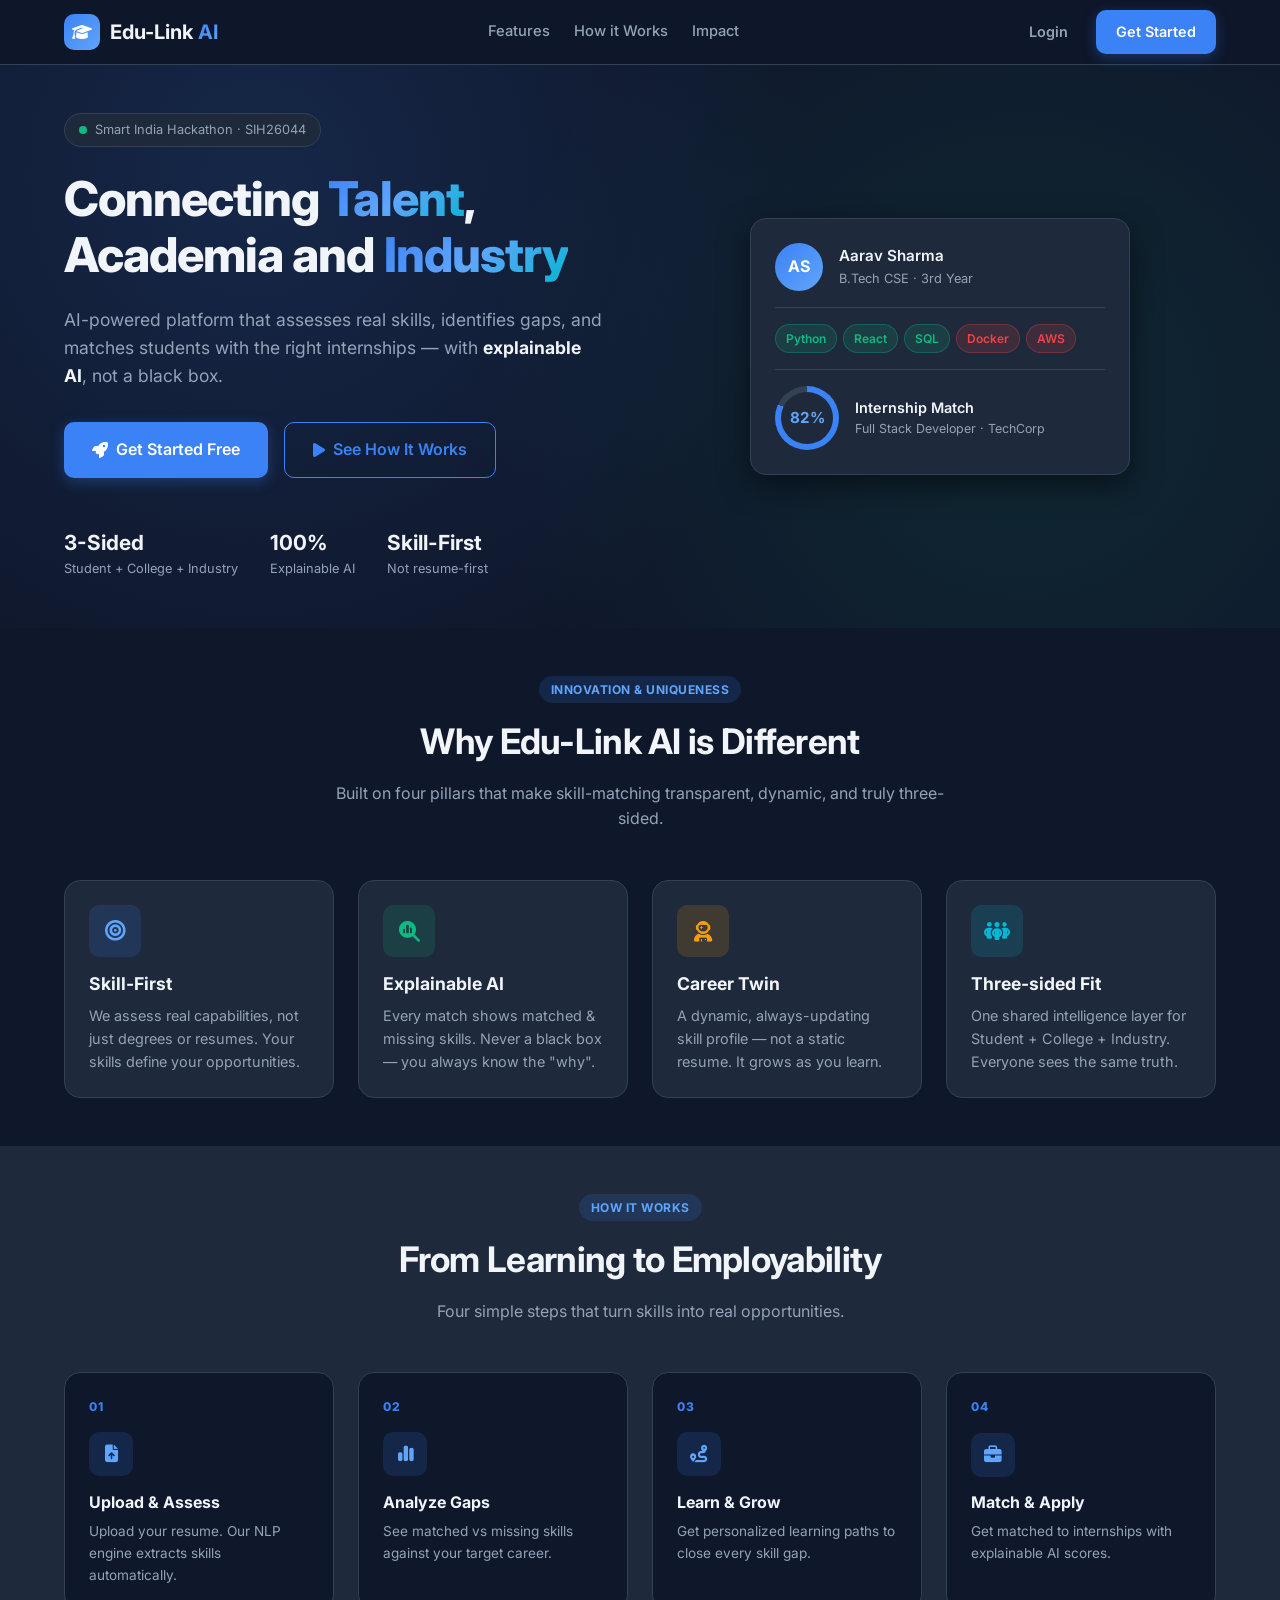
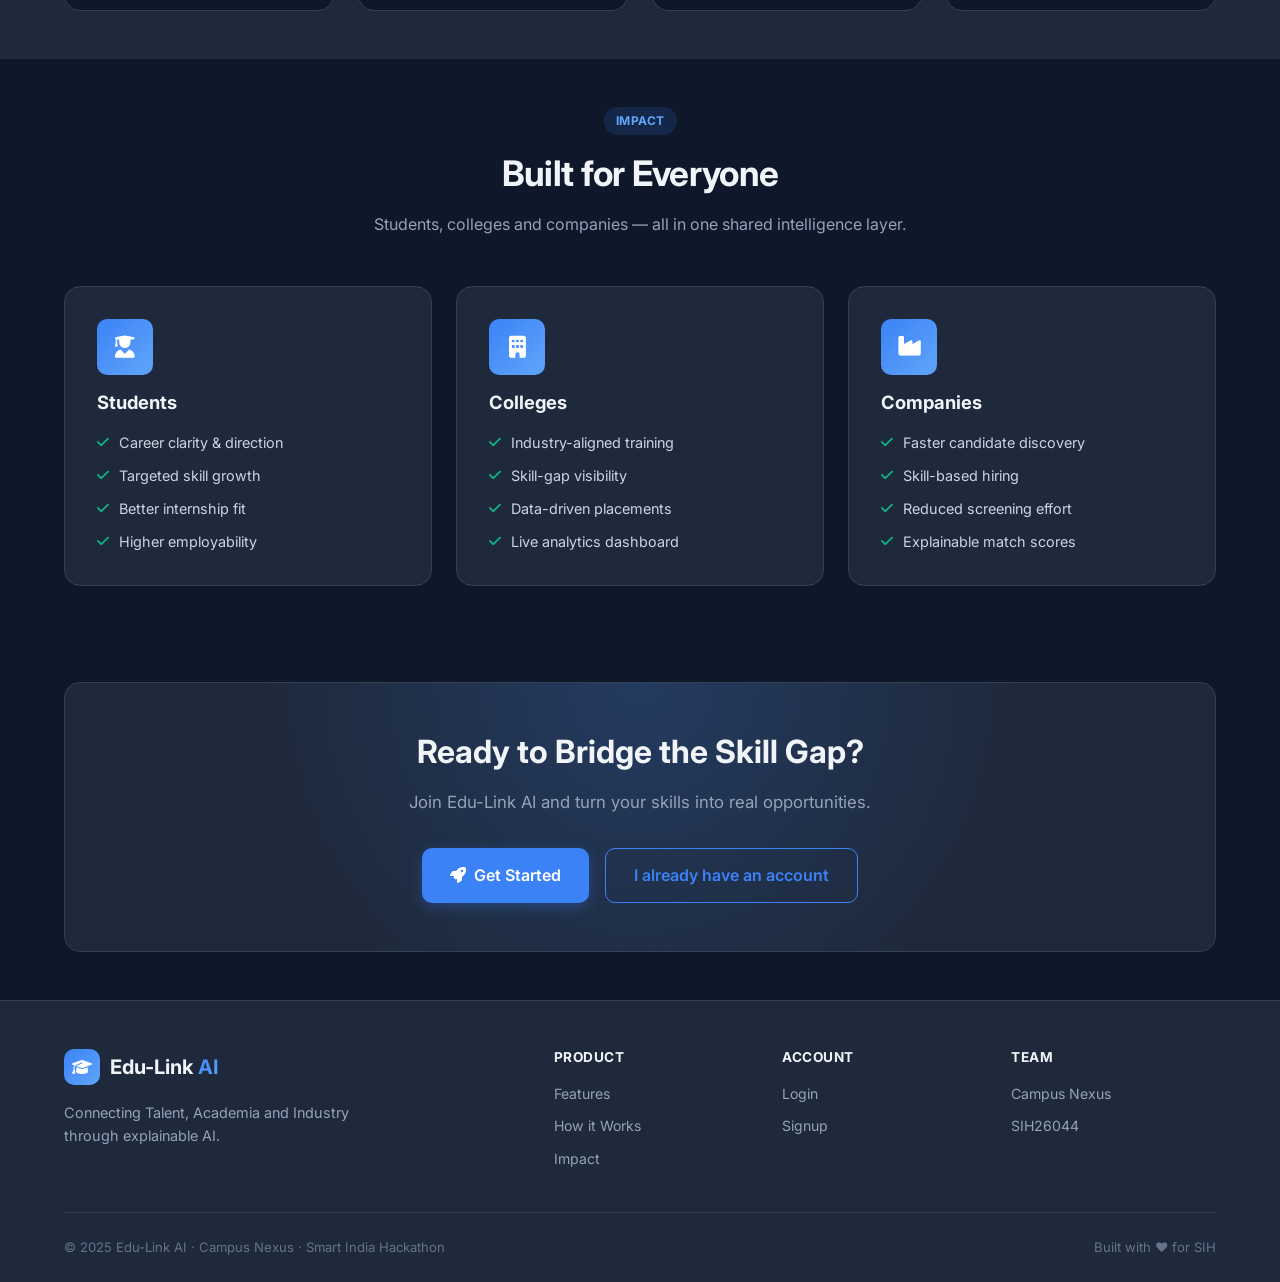
<file: frontend/index.html>
<!DOCTYPE html>
<html lang="en">
<head>
  <meta charset="UTF-8">
  <meta name="viewport" content="width=device-width, initial-scale=1.0">
  <title>Edu-Link AI — Connecting Talent, Academia and Industry</title>

  <!-- Fonts -->
  <link rel="preconnect" href="https://fonts.googleapis.com">
  <link rel="preconnect" href="https://fonts.gstatic.com" crossorigin>
  <link href="https://fonts.googleapis.com/css2?family=Inter:wght@400;500;600;700;800&display=swap" rel="stylesheet">

  <!-- Icons -->
  <link rel="stylesheet" href="https://cdnjs.cloudflare.com/ajax/libs/font-awesome/6.5.1/css/all.min.css">

  <!-- Shared CSS -->
  <link rel="stylesheet" href="shared/css/global.css">
  <link rel="stylesheet" href="shared/css/components.css">

  <!-- Page CSS -->
  <link rel="stylesheet" href="index.css">
</head>
<body>

  <!-- ============ NAVBAR ============ -->
  <nav class="landing-nav">
    <div class="container landing-nav-inner">
      <a href="index.html" class="landing-logo">
        <div class="landing-logo-icon">
          <i class="fa-solid fa-graduation-cap"></i>
        </div>
        <span>Edu-Link <strong>AI</strong></span>
      </a>

      <div class="landing-nav-links">
        <a href="#features">Features</a>
        <a href="#how">How it Works</a>
        <a href="#impact">Impact</a>
      </div>

      <div class="landing-nav-actions">
        <a href="auth/login.html" class="btn btn-ghost">Login</a>
        <a href="auth/signup.html" class="btn btn-primary">Get Started</a>
      </div>
    </div>
  </nav>

  <!-- ============ HERO ============ -->
  <section class="hero">
    <div class="hero-bg"></div>
    <div class="container hero-inner">

      <div class="hero-content fade-up">
        <div class="hero-badge">
          <span class="pulse-dot"></span>
          Smart India Hackathon · SIH26044
        </div>

        <h1 class="hero-title">
          Connecting <span class="gradient-text">Talent</span>,<br>
          Academia and <span class="gradient-text">Industry</span>
        </h1>

        <p class="hero-subtitle">
          AI-powered platform that assesses real skills, identifies gaps,
          and matches students with the right internships — with
          <strong>explainable AI</strong>, not a black box.
        </p>

        <div class="hero-actions">
          <a href="auth/signup.html" class="btn btn-primary btn-lg">
            <i class="fa-solid fa-rocket"></i>
            Get Started Free
          </a>
          <a href="#how" class="btn btn-outline btn-lg">
            <i class="fa-solid fa-play"></i>
            See How It Works
          </a>
        </div>

        <div class="hero-stats">
          <div class="hero-stat">
            <div class="hero-stat-value">3-Sided</div>
            <div class="hero-stat-label">Student + College + Industry</div>
          </div>
          <div class="hero-stat">
            <div class="hero-stat-value">100%</div>
            <div class="hero-stat-label">Explainable AI</div>
          </div>
          <div class="hero-stat">
            <div class="hero-stat-value">Skill-First</div>
            <div class="hero-stat-label">Not resume-first</div>
          </div>
        </div>
      </div>

      <div class="hero-visual fade-up">
        <div class="hero-card floating">
          <div class="hero-card-header">
            <div class="hero-card-avatar">AS</div>
            <div>
              <div class="hero-card-name">Aarav Sharma</div>
              <div class="hero-card-role">B.Tech CSE · 3rd Year</div>
            </div>
          </div>
          <div class="hero-card-skills">
            <span class="skill-tag matched">Python</span>
            <span class="skill-tag matched">React</span>
            <span class="skill-tag matched">SQL</span>
            <span class="skill-tag missing">Docker</span>
            <span class="skill-tag missing">AWS</span>
          </div>
          <div class="hero-card-match">
            <div class="match-ring" style="--score: 82%">
              <span>82%</span>
            </div>
            <div class="match-info">
              <div class="match-title">Internship Match</div>
              <div class="match-sub">Full Stack Developer · TechCorp</div>
            </div>
          </div>
        </div>
      </div>

    </div>
  </section>

  <!-- ============ FEATURES ============ -->
  <section class="section" id="features">
    <div class="container">
      <div class="section-header">
        <div class="section-tag">Innovation & Uniqueness</div>
        <h2>Why Edu-Link AI is Different</h2>
        <p>Built on four pillars that make skill-matching transparent, dynamic, and truly three-sided.</p>
      </div>

      <div class="features-grid">
        <div class="feature-card card card-glow fade-up">
          <div class="feature-icon" style="background: rgba(59, 130, 246, 0.15); color: var(--accent-light);">
            <i class="fa-solid fa-bullseye"></i>
          </div>
          <h3>Skill-First</h3>
          <p>We assess real capabilities, not just degrees or resumes. Your skills define your opportunities.</p>
        </div>

        <div class="feature-card card card-glow fade-up">
          <div class="feature-icon" style="background: rgba(16, 185, 129, 0.15); color: var(--success);">
            <i class="fa-solid fa-magnifying-glass-chart"></i>
          </div>
          <h3>Explainable AI</h3>
          <p>Every match shows matched & missing skills. Never a black box — you always know the "why".</p>
        </div>

        <div class="feature-card card card-glow fade-up">
          <div class="feature-icon" style="background: rgba(245, 158, 11, 0.15); color: var(--warning);">
            <i class="fa-solid fa-user-astronaut"></i>
          </div>
          <h3>Career Twin</h3>
          <p>A dynamic, always-updating skill profile — not a static resume. It grows as you learn.</p>
        </div>

        <div class="feature-card card card-glow fade-up">
          <div class="feature-icon" style="background: rgba(6, 182, 212, 0.15); color: var(--info);">
            <i class="fa-solid fa-people-group"></i>
          </div>
          <h3>Three-sided Fit</h3>
          <p>One shared intelligence layer for Student + College + Industry. Everyone sees the same truth.</p>
        </div>
      </div>
    </div>
  </section>

  <!-- ============ HOW IT WORKS ============ -->
  <section class="section section-alt" id="how">
    <div class="container">
      <div class="section-header">
        <div class="section-tag">How It Works</div>
        <h2>From Learning to Employability</h2>
        <p>Four simple steps that turn skills into real opportunities.</p>
      </div>

      <div class="steps-grid">
        <div class="step-card fade-up">
          <div class="step-num">01</div>
          <div class="step-icon"><i class="fa-solid fa-file-arrow-up"></i></div>
          <h4>Upload & Assess</h4>
          <p>Upload your resume. Our NLP engine extracts skills automatically.</p>
        </div>

        <div class="step-card fade-up">
          <div class="step-num">02</div>
          <div class="step-icon"><i class="fa-solid fa-chart-simple"></i></div>
          <h4>Analyze Gaps</h4>
          <p>See matched vs missing skills against your target career.</p>
        </div>

        <div class="step-card fade-up">
          <div class="step-num">03</div>
          <div class="step-icon"><i class="fa-solid fa-route"></i></div>
          <h4>Learn & Grow</h4>
          <p>Get personalized learning paths to close every skill gap.</p>
        </div>

        <div class="step-card fade-up">
          <div class="step-num">04</div>
          <div class="step-icon"><i class="fa-solid fa-briefcase"></i></div>
          <h4>Match & Apply</h4>
          <p>Get matched to internships with explainable AI scores.</p>
        </div>
      </div>
    </div>
  </section>

  <!-- ============ IMPACT ============ -->
  <section class="section" id="impact">
    <div class="container">
      <div class="section-header">
        <div class="section-tag">Impact</div>
        <h2>Built for Everyone</h2>
        <p>Students, colleges and companies — all in one shared intelligence layer.</p>
      </div>

      <div class="impact-grid">
        <div class="impact-card fade-up">
          <div class="impact-icon"><i class="fa-solid fa-user-graduate"></i></div>
          <h3>Students</h3>
          <ul>
            <li><i class="fa-solid fa-check"></i> Career clarity & direction</li>
            <li><i class="fa-solid fa-check"></i> Targeted skill growth</li>
            <li><i class="fa-solid fa-check"></i> Better internship fit</li>
            <li><i class="fa-solid fa-check"></i> Higher employability</li>
          </ul>
        </div>

        <div class="impact-card fade-up">
          <div class="impact-icon"><i class="fa-solid fa-building"></i></div>
          <h3>Colleges</h3>
          <ul>
            <li><i class="fa-solid fa-check"></i> Industry-aligned training</li>
            <li><i class="fa-solid fa-check"></i> Skill-gap visibility</li>
            <li><i class="fa-solid fa-check"></i> Data-driven placements</li>
            <li><i class="fa-solid fa-check"></i> Live analytics dashboard</li>
          </ul>
        </div>

        <div class="impact-card fade-up">
          <div class="impact-icon"><i class="fa-solid fa-industry"></i></div>
          <h3>Companies</h3>
          <ul>
            <li><i class="fa-solid fa-check"></i> Faster candidate discovery</li>
            <li><i class="fa-solid fa-check"></i> Skill-based hiring</li>
            <li><i class="fa-solid fa-check"></i> Reduced screening effort</li>
            <li><i class="fa-solid fa-check"></i> Explainable match scores</li>
          </ul>
        </div>
      </div>
    </div>
  </section>

  <!-- ============ CTA ============ -->
  <section class="section cta-section">
    <div class="container">
      <div class="cta-box fade-up">
        <h2>Ready to Bridge the Skill Gap?</h2>
        <p>Join Edu-Link AI and turn your skills into real opportunities.</p>
        <div class="cta-actions">
          <a href="auth/signup.html" class="btn btn-primary btn-lg">
            <i class="fa-solid fa-rocket"></i>
            Get Started
          </a>
          <a href="auth/login.html" class="btn btn-outline btn-lg">
            I already have an account
          </a>
        </div>
      </div>
    </div>
  </section>

  <!-- ============ FOOTER ============ -->
  <footer class="landing-footer">
    <div class="container">
      <div class="footer-top">
        <div class="footer-brand">
          <div class="landing-logo">
            <div class="landing-logo-icon">
              <i class="fa-solid fa-graduation-cap"></i>
            </div>
            <span>Edu-Link <strong>AI</strong></span>
          </div>
          <p>Connecting Talent, Academia and Industry through explainable AI.</p>
        </div>

        <div class="footer-links">
          <div>
            <h5>Product</h5>
            <a href="#features">Features</a>
            <a href="#how">How it Works</a>
            <a href="#impact">Impact</a>
          </div>
          <div>
            <h5>Account</h5>
            <a href="auth/login.html">Login</a>
            <a href="auth/signup.html">Signup</a>
          </div>
          <div>
            <h5>Team</h5>
            <a href="#">Campus Nexus</a>
            <a href="#">SIH26044</a>
          </div>
        </div>
      </div>

      <div class="footer-bottom">
        <p>© 2025 Edu-Link AI · Campus Nexus · Smart India Hackathon</p>
        <p>Built with ❤️ for SIH</p>
      </div>
    </div>
  </footer>

  <!-- JS -->
  <script src="shared/js/config.js"></script>
  <script src="shared/js/api.js"></script>
  <script src="index.js"></script>
</body>
</html>
</file>
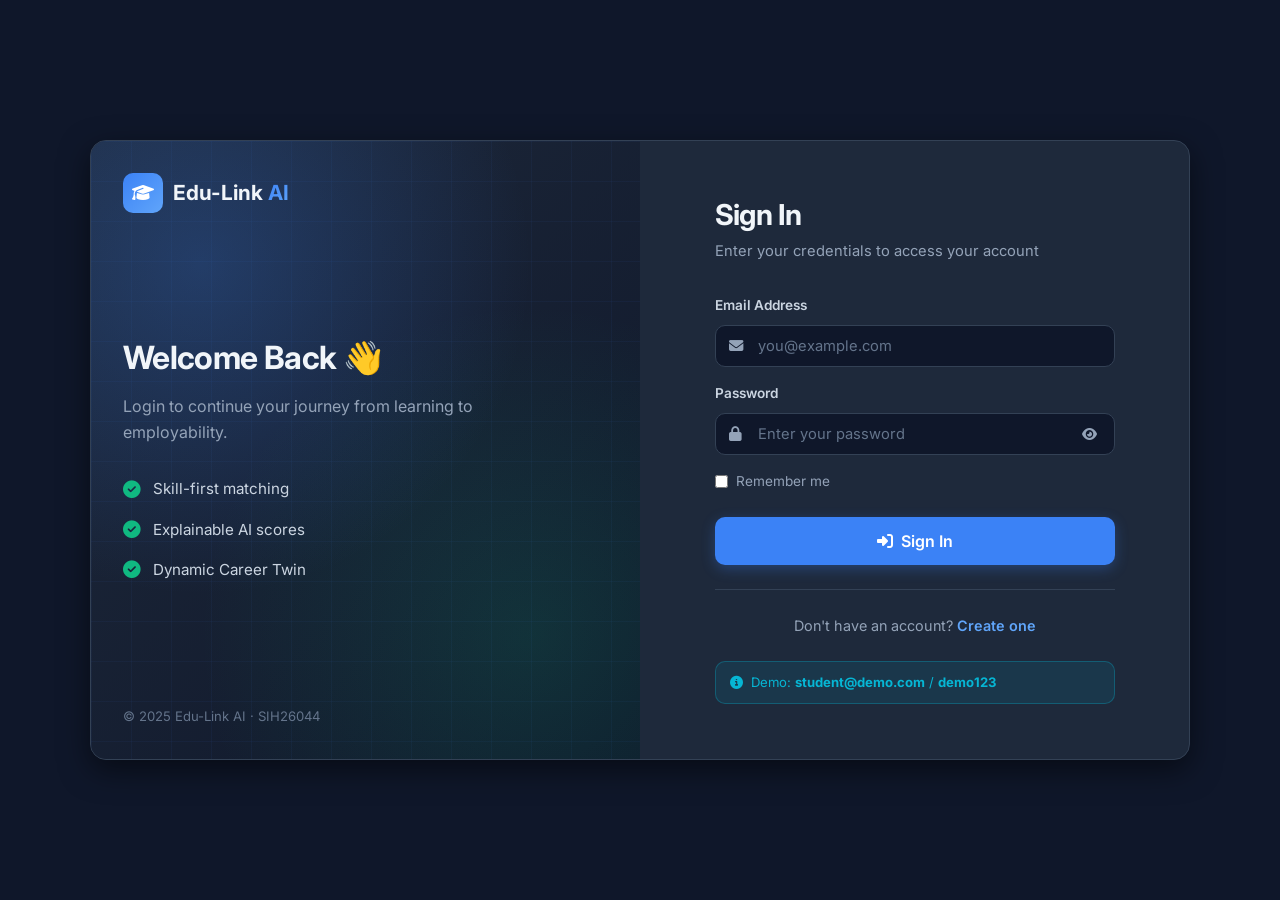
<file: frontend/auth/login.html>
<!DOCTYPE html>
<html lang="en">
<head>
  <meta charset="UTF-8">
  <meta name="viewport" content="width=device-width, initial-scale=1.0">
  <title>Login — Edu-Link AI</title>

  <link rel="preconnect" href="https://fonts.googleapis.com">
  <link rel="preconnect" href="https://fonts.gstatic.com" crossorigin>
  <link href="https://fonts.googleapis.com/css2?family=Inter:wght@400;500;600;700;800&display=swap" rel="stylesheet">

  <link rel="stylesheet" href="https://cdnjs.cloudflare.com/ajax/libs/font-awesome/6.5.1/css/all.min.css">

  <link rel="stylesheet" href="../shared/css/global.css">
  <link rel="stylesheet" href="../shared/css/components.css">

  <link rel="stylesheet" href="login.css">
</head>
<body class="auth-body">

  <div class="auth-container">

    <!-- LEFT: Branding -->
    <div class="auth-brand">
      <a href="../index.html" class="auth-brand-logo">
        <div class="auth-brand-icon">
          <i class="fa-solid fa-graduation-cap"></i>
        </div>
        <span>Edu-Link <strong>AI</strong></span>
      </a>

      <div class="auth-brand-content">
        <h1>Welcome Back 👋</h1>
        <p>Login to continue your journey from learning to employability.</p>

        <div class="auth-brand-features">
          <div class="auth-brand-feature">
            <i class="fa-solid fa-circle-check"></i>
            <span>Skill-first matching</span>
          </div>
          <div class="auth-brand-feature">
            <i class="fa-solid fa-circle-check"></i>
            <span>Explainable AI scores</span>
          </div>
          <div class="auth-brand-feature">
            <i class="fa-solid fa-circle-check"></i>
            <span>Dynamic Career Twin</span>
          </div>
        </div>
      </div>

      <div class="auth-brand-footer">
        <p>© 2025 Edu-Link AI · SIH26044</p>
      </div>
    </div>

    <!-- RIGHT: Login Form -->
    <div class="auth-form-wrapper">
      <div class="auth-form-box">

        <div class="auth-form-header">
          <h2>Sign In</h2>
          <p>Enter your credentials to access your account</p>
        </div>

        <div id="alertBox" class="alert hidden"></div>

        <form id="loginForm" novalidate>

          <div class="form-group">
            <label class="form-label" for="email">Email Address</label>
            <div class="input-icon-wrapper">
              <i class="fa-solid fa-envelope"></i>
              <input
                type="email"
                id="email"
                class="form-control input-with-icon"
                placeholder="you@example.com"
                required
                autocomplete="email"
              >
            </div>
          </div>

          <div class="form-group">
            <label class="form-label" for="password">Password</label>
            <div class="input-icon-wrapper">
              <i class="fa-solid fa-lock"></i>
              <input
                type="password"
                id="password"
                class="form-control input-with-icon"
                placeholder="Enter your password"
                required
                autocomplete="current-password"
              >
              <button type="button" class="input-toggle-password" id="togglePassword">
                <i class="fa-solid fa-eye"></i>
              </button>
            </div>
          </div>

          <div class="form-options">
            <label class="checkbox-label">
              <input type="checkbox" id="rememberMe">
              <span>Remember me</span>
            </label>
          </div>

          <button type="submit" class="btn btn-primary btn-lg btn-block" id="loginBtn">
            <i class="fa-solid fa-right-to-bracket"></i>
            Sign In
          </button>

        </form>

        <div class="auth-form-footer">
          <p>Don't have an account? <a href="signup.html">Create one</a></p>
        </div>

        <div class="demo-hint">
          <i class="fa-solid fa-circle-info"></i>
          <span>Demo: <strong>student@demo.com</strong> / <strong>demo123</strong></span>
        </div>

      </div>
    </div>

  </div>

  <script src="../shared/js/config.js"></script>
  <script src="../shared/js/api.js"></script>
  <script src="../shared/js/auth.js"></script>
  <script src="../shared/js/guard.js"></script>
  <script src="login.js"></script>
</body>
</html>
</file>
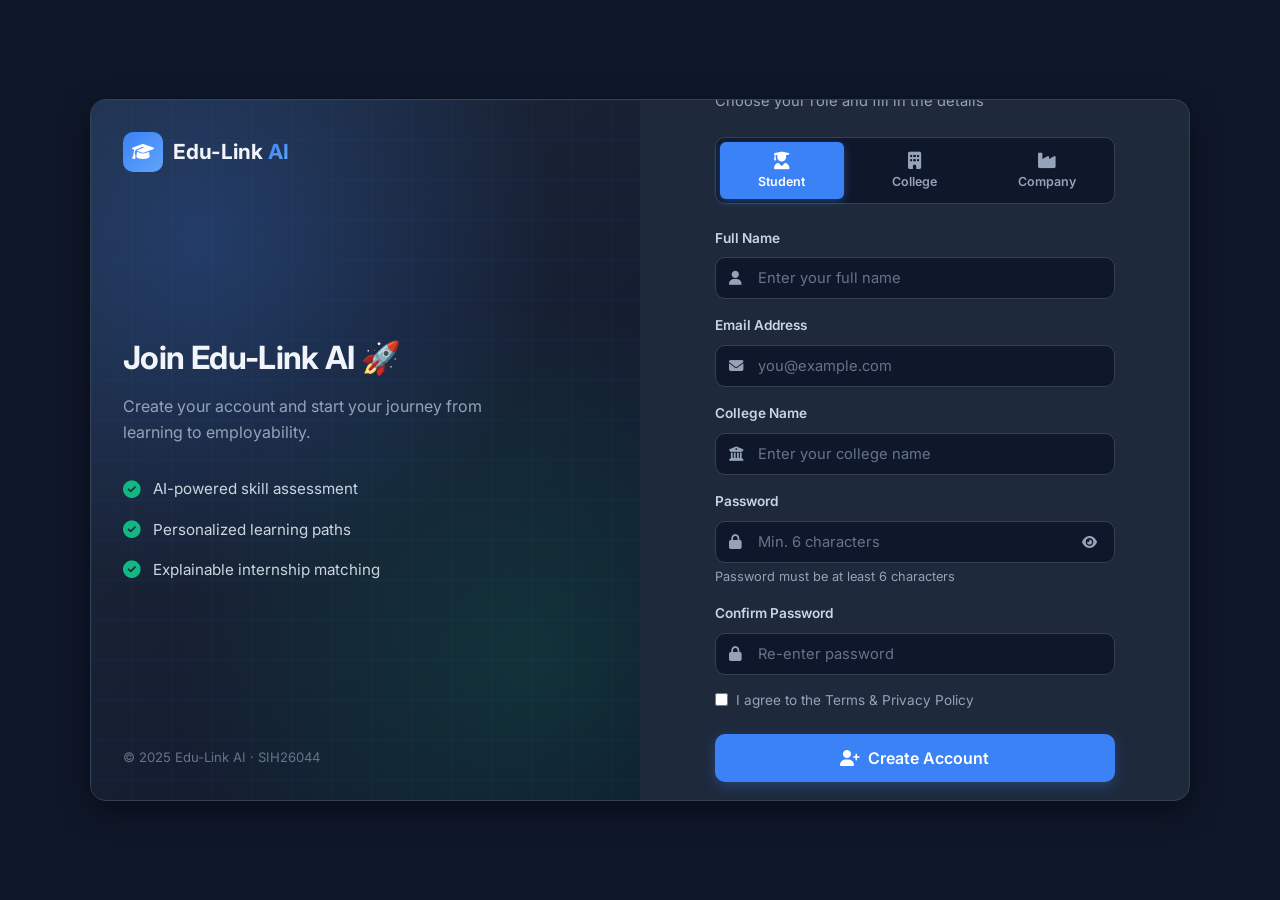
<file: frontend/auth/signup.html>
<!DOCTYPE html>
<html lang="en">
<head>
  <meta charset="UTF-8">
  <meta name="viewport" content="width=device-width, initial-scale=1.0">
  <title>Sign Up — Edu-Link AI</title>

  <link rel="preconnect" href="https://fonts.googleapis.com">
  <link rel="preconnect" href="https://fonts.gstatic.com" crossorigin>
  <link href="https://fonts.googleapis.com/css2?family=Inter:wght@400;500;600;700;800&display=swap" rel="stylesheet">

  <link rel="stylesheet" href="https://cdnjs.cloudflare.com/ajax/libs/font-awesome/6.5.1/css/all.min.css">

  <link rel="stylesheet" href="../shared/css/global.css">
  <link rel="stylesheet" href="../shared/css/components.css">

  <link rel="stylesheet" href="signup.css">
</head>
<body class="auth-body">

  <div class="auth-container">

    <!-- LEFT: Branding -->
    <div class="auth-brand">
      <a href="../index.html" class="auth-brand-logo">
        <div class="auth-brand-icon">
          <i class="fa-solid fa-graduation-cap"></i>
        </div>
        <span>Edu-Link <strong>AI</strong></span>
      </a>

      <div class="auth-brand-content">
        <h1>Join Edu-Link AI 🚀</h1>
        <p>Create your account and start your journey from learning to employability.</p>

        <div class="auth-brand-features">
          <div class="auth-brand-feature">
            <i class="fa-solid fa-circle-check"></i>
            <span>AI-powered skill assessment</span>
          </div>
          <div class="auth-brand-feature">
            <i class="fa-solid fa-circle-check"></i>
            <span>Personalized learning paths</span>
          </div>
          <div class="auth-brand-feature">
            <i class="fa-solid fa-circle-check"></i>
            <span>Explainable internship matching</span>
          </div>
        </div>
      </div>

      <div class="auth-brand-footer">
        <p>© 2025 Edu-Link AI · SIH26044</p>
      </div>
    </div>

    <!-- RIGHT: Signup Form -->
    <div class="auth-form-wrapper">
      <div class="auth-form-box">

        <div class="auth-form-header">
          <h2>Create Account</h2>
          <p>Choose your role and fill in the details</p>
        </div>

        <div id="alertBox" class="alert hidden"></div>

        <!-- ROLE SELECTOR -->
        <div class="role-selector" id="roleSelector">
          <button type="button" class="role-option active" data-role="student">
            <i class="fa-solid fa-user-graduate"></i>
            <span>Student</span>
          </button>
          <button type="button" class="role-option" data-role="college">
            <i class="fa-solid fa-building"></i>
            <span>College</span>
          </button>
          <button type="button" class="role-option" data-role="company">
            <i class="fa-solid fa-industry"></i>
            <span>Company</span>
          </button>
        </div>

        <form id="signupForm" novalidate>

          <!-- Full Name -->
          <div class="form-group">
            <label class="form-label" for="name">Full Name</label>
            <div class="input-icon-wrapper">
              <i class="fa-solid fa-user"></i>
              <input
                type="text"
                id="name"
                class="form-control input-with-icon"
                placeholder="Enter your full name"
                required
                autocomplete="name"
              >
            </div>
          </div>

          <!-- Email -->
          <div class="form-group">
            <label class="form-label" for="email">Email Address</label>
            <div class="input-icon-wrapper">
              <i class="fa-solid fa-envelope"></i>
              <input
                type="email"
                id="email"
                class="form-control input-with-icon"
                placeholder="you@example.com"
                required
                autocomplete="email"
              >
            </div>
          </div>

          <!-- Role-Specific Field -->
          <div class="form-group" id="roleSpecificField">
            <label class="form-label" for="collegeName">College Name</label>
            <div class="input-icon-wrapper">
              <i class="fa-solid fa-building-columns"></i>
              <input
                type="text"
                id="collegeName"
                name="collegeName"
                class="form-control input-with-icon"
                placeholder="Enter your college name"
              >
            </div>
          </div>

          <!-- Password -->
          <div class="form-group">
            <label class="form-label" for="password">Password</label>
            <div class="input-icon-wrapper">
              <i class="fa-solid fa-lock"></i>
              <input
                type="password"
                id="password"
                class="form-control input-with-icon"
                placeholder="Min. 6 characters"
                required
                minlength="6"
                autocomplete="new-password"
              >
              <button type="button" class="input-toggle-password" id="togglePassword">
                <i class="fa-solid fa-eye"></i>
              </button>
            </div>
            <div class="form-hint">Password must be at least 6 characters</div>
          </div>

          <!-- Confirm Password -->
          <div class="form-group">
            <label class="form-label" for="confirmPassword">Confirm Password</label>
            <div class="input-icon-wrapper">
              <i class="fa-solid fa-lock"></i>
              <input
                type="password"
                id="confirmPassword"
                class="form-control input-with-icon"
                placeholder="Re-enter password"
                required
                autocomplete="new-password"
              >
            </div>
          </div>

          <!-- Terms -->
          <div class="form-options">
            <label class="checkbox-label">
              <input type="checkbox" id="terms" required>
              <span>I agree to the Terms & Privacy Policy</span>
            </label>
          </div>

          <button type="submit" class="btn btn-primary btn-lg btn-block" id="signupBtn">
            <i class="fa-solid fa-user-plus"></i>
            Create Account
          </button>

        </form>

        <div class="auth-form-footer">
          <p>Already have an account? <a href="login.html">Sign in</a></p>
        </div>

      </div>
    </div>

  </div>

  <script src="../shared/js/config.js"></script>
  <script src="../shared/js/api.js"></script>
  <script src="../shared/js/auth.js"></script>
  <script src="../shared/js/guard.js"></script>
  <script src="signup.js"></script>
</body>
</html>
</file>
<file: frontend/shared/css/global.css>
/* ============================================
   EDU-LINK AI — GLOBAL STYLES
   Colors, Fonts, Reset
   ============================================ */

/* ---------- CSS VARIABLES ---------- */
:root {
  /* Backgrounds */
  --bg-primary: #0f172a;
  --bg-secondary: #1e293b;
  --bg-tertiary: #334155;
  --bg-hover: #475569;

  /* Accent */
  --accent: #3b82f6;
  --accent-hover: #2563eb;
  --accent-light: #60a5fa;
  --accent-glow: rgba(59, 130, 246, 0.3);

  /* Status */
  --success: #10b981;
  --warning: #f59e0b;
  --danger: #ef4444;
  --info: #06b6d4;

  /* Text */
  --text-primary: #f1f5f9;
  --text-secondary: #cbd5e1;
  --text-muted: #94a3b8;
  --text-dim: #64748b;

  /* Borders */
  --border: #334155;
  --border-light: #475569;

  /* Shadows */
  --shadow-md: 0 4px 12px rgba(0, 0, 0, 0.4);
  --shadow-lg: 0 10px 30px rgba(0, 0, 0, 0.5);

  /* Spacing */
  --sp-xs: 4px;
  --sp-sm: 8px;
  --sp-md: 16px;
  --sp-lg: 24px;
  --sp-xl: 32px;
  --sp-2xl: 48px;

  /* Radius */
  --r-sm: 6px;
  --r-md: 10px;
  --r-lg: 16px;
  --r-full: 9999px;

  /* Fonts */
  --font: 'Inter', -apple-system, BlinkMacSystemFont, 'Segoe UI', sans-serif;

  /* Transitions */
  --t-fast: 0.15s ease;
  --t: 0.25s ease;

  /* Layout */
  --navbar-h: 64px;
  --sidebar-w: 240px;
}

/* ---------- RESET ---------- */
*,
*::before,
*::after {
  margin: 0;
  padding: 0;
  box-sizing: border-box;
}

html {
  scroll-behavior: smooth;
}

body {
  font-family: var(--font);
  background: var(--bg-primary);
  color: var(--text-primary);
  font-size: 15px;
  line-height: 1.6;
  min-height: 100vh;
  -webkit-font-smoothing: antialiased;
}

/* ---------- TYPOGRAPHY ---------- */
h1, h2, h3, h4, h5, h6 {
  font-weight: 700;
  line-height: 1.3;
  color: var(--text-primary);
}

h1 { font-size: 2.5rem; }
h2 { font-size: 2rem; }
h3 { font-size: 1.5rem; }
h4 { font-size: 1.25rem; }

p {
  color: var(--text-secondary);
  margin-bottom: var(--sp-md);
}

a {
  color: var(--accent);
  text-decoration: none;
  transition: color var(--t-fast);
}

a:hover {
  color: var(--accent-light);
}

/* ---------- SCROLLBAR ---------- */
::-webkit-scrollbar {
  width: 10px;
  height: 10px;
}

::-webkit-scrollbar-track {
  background: var(--bg-secondary);
}

::-webkit-scrollbar-thumb {
  background: var(--bg-tertiary);
  border-radius: var(--r-full);
}

::-webkit-scrollbar-thumb:hover {
  background: var(--bg-hover);
}

/* ---------- UTILITIES ---------- */
.container {
  max-width: 1200px;
  margin: 0 auto;
  padding: 0 var(--sp-lg);
}

.text-center { text-align: center; }
.text-muted { color: var(--text-muted); }

.flex { display: flex; }
.flex-center { display: flex; align-items: center; justify-content: center; }
.flex-between { display: flex; align-items: center; justify-content: space-between; }
.flex-col { flex-direction: column; }
.gap-sm { gap: var(--sp-sm); }
.gap-md { gap: var(--sp-md); }
.gap-lg { gap: var(--sp-lg); }

.hidden { display: none !important; }

.mt-md { margin-top: var(--sp-md); }
.mt-lg { margin-top: var(--sp-lg); }
.mt-xl { margin-top: var(--sp-xl); }
.mb-md { margin-bottom: var(--sp-md); }
.mb-lg { margin-bottom: var(--sp-lg); }

/* ---------- ANIMATIONS ---------- */
@keyframes fadeIn {
  from { opacity: 0; transform: translateY(10px); }
  to { opacity: 1; transform: translateY(0); }
}

@keyframes fadeUp {
  from { opacity: 0; transform: translateY(30px); }
  to { opacity: 1; transform: translateY(0); }
}

@keyframes spin {
  to { transform: rotate(360deg); }
}

.fade-in { animation: fadeIn 0.4s ease forwards; }
.fade-up { animation: fadeUp 0.6s ease forwards; }

/* ---------- LOADER ---------- */
.loader {
  width: 40px;
  height: 40px;
  border: 3px solid var(--bg-tertiary);
  border-top-color: var(--accent);
  border-radius: 50%;
  animation: spin 0.8s linear infinite;
}
</file>
<file: frontend/shared/css/components.css>
/* ============================================
   EDU-LINK AI — COMPONENT STYLES
   Buttons, Cards, Forms, Badges, Alerts
   ============================================ */

/* ---------- BUTTONS ---------- */
.btn {
  display: inline-flex;
  align-items: center;
  justify-content: center;
  gap: var(--sp-sm);
  padding: 10px 20px;
  border: none;
  border-radius: var(--r-md);
  font-family: var(--font);
  font-size: 0.9rem;
  font-weight: 600;
  cursor: pointer;
  transition: all var(--t-fast);
  text-decoration: none;
  white-space: nowrap;
}

.btn:disabled {
  opacity: 0.5;
  cursor: not-allowed;
}

.btn-primary {
  background: var(--accent);
  color: white;
  box-shadow: 0 4px 14px rgba(59, 130, 246, 0.3);
}

.btn-primary:hover:not(:disabled) {
  background: var(--accent-hover);
  box-shadow: 0 6px 20px rgba(59, 130, 246, 0.5);
  transform: translateY(-1px);
}

.btn-secondary {
  background: var(--bg-tertiary);
  color: var(--text-primary);
}

.btn-secondary:hover:not(:disabled) {
  background: var(--bg-hover);
}

.btn-outline {
  background: transparent;
  color: var(--accent);
  border: 1.5px solid var(--accent);
}

.btn-outline:hover:not(:disabled) {
  background: rgba(59, 130, 246, 0.1);
}

.btn-ghost {
  background: transparent;
  color: var(--text-muted);
}

.btn-ghost:hover:not(:disabled) {
  background: var(--bg-tertiary);
  color: var(--text-primary);
}

.btn-success {
  background: var(--success);
  color: white;
}

.btn-danger {
  background: var(--danger);
  color: white;
}

.btn-sm {
  padding: 6px 14px;
  font-size: 0.82rem;
}

.btn-lg {
  padding: 14px 28px;
  font-size: 1rem;
}

.btn-block {
  width: 100%;
}

/* ---------- CARDS ---------- */
.card {
  background: var(--bg-secondary);
  border: 1px solid var(--border);
  border-radius: var(--r-lg);
  padding: var(--sp-lg);
  transition: all var(--t);
}

.card:hover {
  border-color: var(--border-light);
}

.card-glow:hover {
  border-color: var(--accent);
  box-shadow: 0 0 20px rgba(59, 130, 246, 0.3);
}

.card-header {
  display: flex;
  align-items: center;
  justify-content: space-between;
  margin-bottom: var(--sp-md);
}

.card-title {
  font-size: 1.05rem;
  font-weight: 600;
  color: var(--text-primary);
}

.card-subtitle {
  font-size: 0.85rem;
  color: var(--text-muted);
  margin-top: 2px;
}

/* ---------- STAT CARDS ---------- */
.stat-card {
  background: var(--bg-secondary);
  border: 1px solid var(--border);
  border-radius: var(--r-lg);
  padding: var(--sp-lg);
  display: flex;
  flex-direction: column;
  gap: var(--sp-sm);
  transition: all var(--t);
}

.stat-card:hover {
  border-color: var(--accent);
  transform: translateY(-2px);
}

.stat-card-icon {
  width: 44px;
  height: 44px;
  border-radius: var(--r-md);
  display: flex;
  align-items: center;
  justify-content: center;
  font-size: 1.2rem;
  margin-bottom: var(--sp-sm);
}

.stat-card-icon.blue { background: rgba(59, 130, 246, 0.15); color: var(--accent-light); }
.stat-card-icon.green { background: rgba(16, 185, 129, 0.15); color: var(--success); }
.stat-card-icon.amber { background: rgba(245, 158, 11, 0.15); color: var(--warning); }
.stat-card-icon.red { background: rgba(239, 68, 68, 0.15); color: var(--danger); }
.stat-card-icon.cyan { background: rgba(6, 182, 212, 0.15); color: var(--info); }

.stat-card-value {
  font-size: 1.8rem;
  font-weight: 700;
  color: var(--text-primary);
  line-height: 1;
}

.stat-card-label {
  font-size: 0.85rem;
  color: var(--text-muted);
}

/* ---------- FORMS ---------- */
.form-group {
  margin-bottom: var(--sp-md);
}

.form-label {
  display: block;
  font-size: 0.85rem;
  font-weight: 600;
  color: var(--text-secondary);
  margin-bottom: var(--sp-sm);
}

.form-control {
  width: 100%;
  padding: 11px 14px;
  background: var(--bg-primary);
  border: 1.5px solid var(--border);
  border-radius: var(--r-md);
  color: var(--text-primary);
  font-family: var(--font);
  font-size: 0.92rem;
  transition: all var(--t-fast);
}

.form-control:focus {
  outline: none;
  border-color: var(--accent);
  box-shadow: 0 0 0 3px var(--accent-glow);
}

.form-control::placeholder {
  color: var(--text-dim);
}

select.form-control {
  cursor: pointer;
}

textarea.form-control {
  resize: vertical;
  min-height: 100px;
}

.form-hint {
  font-size: 0.8rem;
  color: var(--text-muted);
  margin-top: 4px;
}

/* ---------- BADGES ---------- */
.badge {
  display: inline-flex;
  align-items: center;
  gap: 4px;
  padding: 4px 10px;
  border-radius: var(--r-full);
  font-size: 0.75rem;
  font-weight: 600;
  white-space: nowrap;
}

.badge-primary { background: rgba(59, 130, 246, 0.15); color: var(--accent-light); }
.badge-success { background: rgba(16, 185, 129, 0.15); color: var(--success); }
.badge-warning { background: rgba(245, 158, 11, 0.15); color: var(--warning); }
.badge-danger { background: rgba(239, 68, 68, 0.15); color: var(--danger); }
.badge-info { background: rgba(6, 182, 212, 0.15); color: var(--info); }
.badge-muted { background: var(--bg-tertiary); color: var(--text-muted); }

/* ---------- SKILL CHIPS ---------- */
.skill-chip {
  display: inline-flex;
  align-items: center;
  gap: 6px;
  padding: 6px 12px;
  background: var(--bg-tertiary);
  border: 1px solid var(--border);
  border-radius: var(--r-full);
  font-size: 0.82rem;
  color: var(--text-secondary);
  transition: all var(--t-fast);
}

.skill-chip.matched {
  background: rgba(16, 185, 129, 0.1);
  border-color: rgba(16, 185, 129, 0.4);
  color: var(--success);
}

.skill-chip.missing {
  background: rgba(239, 68, 68, 0.1);
  border-color: rgba(239, 68, 68, 0.4);
  color: var(--danger);
}

/* ---------- PROGRESS BAR ---------- */
.progress {
  width: 100%;
  height: 8px;
  background: var(--bg-tertiary);
  border-radius: var(--r-full);
  overflow: hidden;
}

.progress-bar {
  height: 100%;
  background: linear-gradient(90deg, var(--accent), var(--accent-light));
  border-radius: var(--r-full);
  transition: width 0.6s ease;
}

.progress-bar.success { background: linear-gradient(90deg, var(--success), #34d399); }
.progress-bar.warning { background: linear-gradient(90deg, var(--warning), #fbbf24); }
.progress-bar.danger { background: linear-gradient(90deg, var(--danger), #f87171); }

/* ---------- ALERTS ---------- */
.alert {
  padding: var(--sp-md);
  border-radius: var(--r-md);
  border-left: 4px solid;
  font-size: 0.9rem;
  margin-bottom: var(--sp-md);
}

.alert-success { background: rgba(16, 185, 129, 0.1); border-color: var(--success); color: var(--success); }
.alert-warning { background: rgba(245, 158, 11, 0.1); border-color: var(--warning); color: var(--warning); }
.alert-danger { background: rgba(239, 68, 68, 0.1); border-color: var(--danger); color: var(--danger); }
.alert-info { background: rgba(6, 182, 212, 0.1); border-color: var(--info); color: var(--info); }

/* ---------- TABLE ---------- */
.table-wrapper {
  overflow-x: auto;
  border-radius: var(--r-lg);
  border: 1px solid var(--border);
}

.table {
  width: 100%;
  border-collapse: collapse;
  background: var(--bg-secondary);
}

.table th {
  text-align: left;
  padding: 12px 16px;
  background: var(--bg-tertiary);
  font-size: 0.82rem;
  font-weight: 600;
  color: var(--text-muted);
  text-transform: uppercase;
  letter-spacing: 0.5px;
}

.table td {
  padding: 14px 16px;
  border-top: 1px solid var(--border);
  font-size: 0.9rem;
  color: var(--text-secondary);
}

.table tr:hover td {
  background: var(--bg-tertiary);
}

/* ---------- MODAL ---------- */
.modal-overlay {
  position: fixed;
  inset: 0;
  background: rgba(0, 0, 0, 0.7);
  backdrop-filter: blur(4px);
  display: flex;
  align-items: center;
  justify-content: center;
  z-index: 1000;
  padding: var(--sp-md);
}

.modal {
  background: var(--bg-secondary);
  border: 1px solid var(--border);
  border-radius: var(--r-lg);
  max-width: 560px;
  width: 100%;
  max-height: 90vh;
  overflow-y: auto;
  box-shadow: var(--shadow-lg);
}

.modal-header {
  padding: var(--sp-lg);
  border-bottom: 1px solid var(--border);
  display: flex;
  align-items: center;
  justify-content: space-between;
}

.modal-body {
  padding: var(--sp-lg);
}

.modal-footer {
  padding: var(--sp-lg);
  border-top: 1px solid var(--border);
  display: flex;
  justify-content: flex-end;
  gap: var(--sp-sm);
}

.modal-close {
  background: none;
  border: none;
  color: var(--text-muted);
  font-size: 1.5rem;
  cursor: pointer;
  line-height: 1;
}

.modal-close:hover {
  color: var(--text-primary);
}

/* ---------- EMPTY STATE ---------- */
.empty-state {
  text-align: center;
  padding: var(--sp-2xl) var(--sp-lg);
  color: var(--text-muted);
}

.empty-state i {
  font-size: 3rem;
  color: var(--text-dim);
  margin-bottom: var(--sp-md);
}

.empty-state h3 {
  color: var(--text-secondary);
  margin-bottom: var(--sp-sm);
}
</file>
<file: frontend/index.css>
/* ============================================
   EDU-LINK AI — LANDING PAGE
   ============================================ */

/* ---------- NAVBAR ---------- */
.landing-nav {
  position: sticky;
  top: 0;
  z-index: 100;
  background: rgba(15, 23, 42, 0.85);
  backdrop-filter: blur(12px);
  border-bottom: 1px solid var(--border);
}

.landing-nav-inner {
  height: var(--navbar-h);
  display: flex;
  align-items: center;
  justify-content: space-between;
}

.landing-logo {
  display: flex;
  align-items: center;
  gap: 10px;
  font-size: 1.25rem;
  font-weight: 700;
  color: var(--text-primary);
}

.landing-logo strong {
  background: linear-gradient(135deg, var(--accent), var(--accent-light));
  -webkit-background-clip: text;
  -webkit-text-fill-color: transparent;
  background-clip: text;
}

.landing-logo-icon {
  width: 36px;
  height: 36px;
  border-radius: var(--r-md);
  background: linear-gradient(135deg, var(--accent), var(--accent-light));
  display: flex;
  align-items: center;
  justify-content: center;
  color: white;
  font-size: 1rem;
}

.landing-nav-links {
  display: flex;
  gap: var(--sp-lg);
}

.landing-nav-links a {
  color: var(--text-muted);
  font-size: 0.92rem;
  font-weight: 500;
}

.landing-nav-links a:hover {
  color: var(--text-primary);
}

.landing-nav-actions {
  display: flex;
  gap: var(--sp-sm);
}

/* ---------- HERO ---------- */
.hero {
  position: relative;
  padding: var(--sp-2xl) 0;
  overflow: hidden;
}

.hero-bg {
  position: absolute;
  inset: 0;
  background:
    radial-gradient(circle at 20% 20%, rgba(59, 130, 246, 0.15) 0%, transparent 50%),
    radial-gradient(circle at 80% 60%, rgba(16, 185, 129, 0.1) 0%, transparent 50%);
  pointer-events: none;
}

.hero-inner {
  position: relative;
  display: grid;
  grid-template-columns: 1fr 1fr;
  gap: var(--sp-2xl);
  align-items: center;
}

.hero-badge {
  display: inline-flex;
  align-items: center;
  gap: 8px;
  padding: 6px 14px;
  background: var(--bg-secondary);
  border: 1px solid var(--border);
  border-radius: var(--r-full);
  font-size: 0.8rem;
  color: var(--text-muted);
  margin-bottom: var(--sp-lg);
}

.pulse-dot {
  width: 8px;
  height: 8px;
  border-radius: 50%;
  background: var(--success);
  animation: pulse 1.5s infinite;
}

@keyframes pulse {
  0%, 100% { opacity: 1; }
  50% { opacity: 0.5; }
}

.hero-title {
  font-size: 3rem;
  font-weight: 800;
  line-height: 1.15;
  margin-bottom: var(--sp-lg);
  letter-spacing: -0.02em;
}

.gradient-text {
  background: linear-gradient(135deg, var(--accent), var(--accent-light), var(--info));
  -webkit-background-clip: text;
  -webkit-text-fill-color: transparent;
  background-clip: text;
}

.hero-subtitle {
  font-size: 1.1rem;
  color: var(--text-muted);
  max-width: 540px;
  margin-bottom: var(--sp-xl);
}

.hero-subtitle strong {
  color: var(--text-primary);
}

.hero-actions {
  display: flex;
  gap: var(--sp-md);
  margin-bottom: var(--sp-2xl);
  flex-wrap: wrap;
}

.hero-stats {
  display: flex;
  gap: var(--sp-xl);
  flex-wrap: wrap;
}

.hero-stat-value {
  font-size: 1.3rem;
  font-weight: 700;
  color: var(--text-primary);
}

.hero-stat-label {
  font-size: 0.8rem;
  color: var(--text-muted);
}

/* ---------- HERO VISUAL ---------- */
.hero-visual {
  display: flex;
  justify-content: center;
}

.hero-card {
  width: 100%;
  max-width: 380px;
  background: var(--bg-secondary);
  border: 1px solid var(--border);
  border-radius: var(--r-lg);
  padding: var(--sp-lg);
  box-shadow: var(--shadow-lg);
}

.floating {
  animation: float 4s ease-in-out infinite;
}

@keyframes float {
  0%, 100% { transform: translateY(0); }
  50% { transform: translateY(-10px); }
}

.hero-card-header {
  display: flex;
  align-items: center;
  gap: var(--sp-md);
  padding-bottom: var(--sp-md);
  border-bottom: 1px solid var(--border);
  margin-bottom: var(--sp-md);
}

.hero-card-avatar {
  width: 48px;
  height: 48px;
  border-radius: 50%;
  background: linear-gradient(135deg, var(--accent), var(--accent-light));
  display: flex;
  align-items: center;
  justify-content: center;
  font-weight: 700;
  color: white;
  font-size: 1rem;
}

.hero-card-name {
  font-weight: 600;
  color: var(--text-primary);
  font-size: 0.95rem;
}

.hero-card-role {
  font-size: 0.8rem;
  color: var(--text-muted);
}

.hero-card-skills {
  display: flex;
  flex-wrap: wrap;
  gap: 6px;
  margin-bottom: var(--sp-md);
}

.skill-tag {
  padding: 4px 10px;
  border-radius: var(--r-full);
  font-size: 0.75rem;
  font-weight: 600;
}

.skill-tag.matched {
  background: rgba(16, 185, 129, 0.15);
  color: var(--success);
  border: 1px solid rgba(16, 185, 129, 0.3);
}

.skill-tag.missing {
  background: rgba(239, 68, 68, 0.15);
  color: var(--danger);
  border: 1px solid rgba(239, 68, 68, 0.3);
}

.hero-card-match {
  display: flex;
  align-items: center;
  gap: var(--sp-md);
  padding-top: var(--sp-md);
  border-top: 1px solid var(--border);
}

.match-ring {
  width: 64px;
  height: 64px;
  border-radius: 50%;
  background: conic-gradient(var(--accent) var(--score, 75%), var(--bg-tertiary) 0);
  display: flex;
  align-items: center;
  justify-content: center;
  position: relative;
  flex-shrink: 0;
}

.match-ring::before {
  content: '';
  position: absolute;
  inset: 6px;
  border-radius: 50%;
  background: var(--bg-secondary);
}

.match-ring span {
  position: relative;
  z-index: 1;
  font-weight: 700;
  font-size: 0.95rem;
  color: var(--accent-light);
}

.match-title {
  font-weight: 600;
  color: var(--text-primary);
  font-size: 0.9rem;
}

.match-sub {
  font-size: 0.78rem;
  color: var(--text-muted);
}

/* ---------- SECTIONS ---------- */
.section {
  padding: var(--sp-2xl) 0;
}

.section-alt {
  background: var(--bg-secondary);
}

.section-header {
  text-align: center;
  max-width: 640px;
  margin: 0 auto var(--sp-2xl);
}

.section-tag {
  display: inline-block;
  padding: 4px 12px;
  background: rgba(59, 130, 246, 0.15);
  color: var(--accent-light);
  border-radius: var(--r-full);
  font-size: 0.75rem;
  font-weight: 700;
  letter-spacing: 0.5px;
  text-transform: uppercase;
  margin-bottom: var(--sp-md);
}

.section-header h2 {
  font-size: 2.2rem;
  margin-bottom: var(--sp-md);
  letter-spacing: -0.02em;
}

.section-header p {
  color: var(--text-muted);
  font-size: 1rem;
}

/* ---------- FEATURES ---------- */
.features-grid {
  display: grid;
  grid-template-columns: repeat(4, 1fr);
  gap: var(--sp-lg);
}

.feature-icon {
  width: 52px;
  height: 52px;
  border-radius: var(--r-md);
  display: flex;
  align-items: center;
  justify-content: center;
  font-size: 1.3rem;
  margin-bottom: var(--sp-md);
}

.feature-card h3 {
  font-size: 1.1rem;
  margin-bottom: var(--sp-sm);
}

.feature-card p {
  font-size: 0.9rem;
  color: var(--text-muted);
  margin: 0;
}

/* ---------- STEPS ---------- */
.steps-grid {
  display: grid;
  grid-template-columns: repeat(4, 1fr);
  gap: var(--sp-lg);
}

.step-card {
  position: relative;
  padding: var(--sp-lg);
  background: var(--bg-primary);
  border: 1px solid var(--border);
  border-radius: var(--r-lg);
  transition: all var(--t);
}

.step-card:hover {
  border-color: var(--accent);
  transform: translateY(-4px);
}

.step-num {
  font-size: 0.75rem;
  font-weight: 800;
  color: var(--accent);
  letter-spacing: 1px;
  margin-bottom: var(--sp-md);
}

.step-icon {
  width: 44px;
  height: 44px;
  border-radius: var(--r-md);
  background: rgba(59, 130, 246, 0.15);
  color: var(--accent-light);
  display: flex;
  align-items: center;
  justify-content: center;
  font-size: 1.1rem;
  margin-bottom: var(--sp-md);
}

.step-card h4 {
  font-size: 1rem;
  margin-bottom: var(--sp-sm);
}

.step-card p {
  font-size: 0.85rem;
  color: var(--text-muted);
  margin: 0;
}

/* ---------- IMPACT ---------- */
.impact-grid {
  display: grid;
  grid-template-columns: repeat(3, 1fr);
  gap: var(--sp-lg);
}

.impact-card {
  padding: var(--sp-xl);
  background: var(--bg-secondary);
  border: 1px solid var(--border);
  border-radius: var(--r-lg);
  transition: all var(--t);
}

.impact-card:hover {
  border-color: var(--accent);
  transform: translateY(-4px);
}

.impact-icon {
  width: 56px;
  height: 56px;
  border-radius: var(--r-md);
  background: linear-gradient(135deg, var(--accent), var(--accent-light));
  color: white;
  display: flex;
  align-items: center;
  justify-content: center;
  font-size: 1.4rem;
  margin-bottom: var(--sp-md);
}

.impact-card h3 {
  font-size: 1.15rem;
  margin-bottom: var(--sp-md);
}

.impact-card ul {
  list-style: none;
  display: flex;
  flex-direction: column;
  gap: 10px;
}

.impact-card li {
  display: flex;
  align-items: center;
  gap: 10px;
  font-size: 0.9rem;
  color: var(--text-secondary);
}

.impact-card li i {
  color: var(--success);
  font-size: 0.85rem;
}

/* ---------- CTA ---------- */
.cta-box {
  text-align: center;
  padding: var(--sp-2xl) var(--sp-xl);
  background:
    radial-gradient(circle at 50% 0%, rgba(59, 130, 246, 0.2) 0%, transparent 60%),
    var(--bg-secondary);
  border: 1px solid var(--border);
  border-radius: var(--r-lg);
}

.cta-box h2 {
  font-size: 2rem;
  margin-bottom: var(--sp-md);
}

.cta-box p {
  color: var(--text-muted);
  font-size: 1.05rem;
  margin-bottom: var(--sp-xl);
}

.cta-actions {
  display: flex;
  gap: var(--sp-md);
  justify-content: center;
  flex-wrap: wrap;
}

/* ---------- FOOTER ---------- */
.landing-footer {
  background: var(--bg-secondary);
  border-top: 1px solid var(--border);
  padding: var(--sp-2xl) 0 var(--sp-lg);
}

.footer-top {
  display: grid;
  grid-template-columns: 2fr 3fr;
  gap: var(--sp-2xl);
  padding-bottom: var(--sp-xl);
  border-bottom: 1px solid var(--border);
}

.footer-brand p {
  font-size: 0.9rem;
  color: var(--text-muted);
  margin-top: var(--sp-md);
  max-width: 320px;
}

.footer-links {
  display: grid;
  grid-template-columns: repeat(3, 1fr);
  gap: var(--sp-lg);
}

.footer-links h5 {
  font-size: 0.85rem;
  text-transform: uppercase;
  letter-spacing: 0.5px;
  color: var(--text-primary);
  margin-bottom: var(--sp-md);
}

.footer-links a {
  display: block;
  font-size: 0.88rem;
  color: var(--text-muted);
  margin-bottom: 10px;
}

.footer-links a:hover {
  color: var(--accent-light);
}

.footer-bottom {
  display: flex;
  justify-content: space-between;
  padding-top: var(--sp-lg);
  font-size: 0.82rem;
  color: var(--text-dim);
  flex-wrap: wrap;
  gap: var(--sp-sm);
}

.footer-bottom p {
  margin: 0;
  color: var(--text-dim);
}

/* ---------- RESPONSIVE ---------- */
@media (max-width: 1024px) {
  .hero-inner {
    grid-template-columns: 1fr;
  }

  .hero-title {
    font-size: 2.4rem;
  }

  .features-grid,
  .steps-grid {
    grid-template-columns: repeat(2, 1fr);
  }

  .impact-grid {
    grid-template-columns: 1fr;
  }

  .footer-top {
    grid-template-columns: 1fr;
  }
}

@media (max-width: 768px) {
  .landing-nav-links {
    display: none;
  }

  .hero-title {
    font-size: 2rem;
  }

  .features-grid,
  .steps-grid {
    grid-template-columns: 1fr;
  }

  .cta-actions {
    flex-direction: column;
  }

  .cta-actions .btn {
    width: 100%;
  }

  .footer-links {
    grid-template-columns: 1fr;
  }
}
</file>
<file: frontend/auth/login.css>
/* ============================================
   EDU-LINK AI — LOGIN PAGE
   ============================================ */

.auth-body {
  min-height: 100vh;
  display: flex;
  align-items: center;
  justify-content: center;
  background: var(--bg-primary);
  padding: var(--sp-md);
}

.auth-container {
  display: grid;
  grid-template-columns: 1fr 1fr;
  width: 100%;
  max-width: 1100px;
  min-height: 620px;
  background: var(--bg-secondary);
  border: 1px solid var(--border);
  border-radius: var(--r-lg);
  overflow: hidden;
  box-shadow: var(--shadow-lg);
}

/* ---------- LEFT: BRANDING ---------- */
.auth-brand {
  background:
    radial-gradient(circle at 20% 20%, rgba(59, 130, 246, 0.25) 0%, transparent 50%),
    radial-gradient(circle at 80% 80%, rgba(16, 185, 129, 0.15) 0%, transparent 50%),
    linear-gradient(135deg, #1e293b 0%, #0f172a 100%);
  padding: var(--sp-xl);
  display: flex;
  flex-direction: column;
  justify-content: space-between;
  position: relative;
  overflow: hidden;
}

.auth-brand::before {
  content: '';
  position: absolute;
  inset: 0;
  background-image:
    linear-gradient(rgba(59, 130, 246, 0.05) 1px, transparent 1px),
    linear-gradient(90deg, rgba(59, 130, 246, 0.05) 1px, transparent 1px);
  background-size: 40px 40px;
  pointer-events: none;
}

.auth-brand-logo {
  display: flex;
  align-items: center;
  gap: 10px;
  font-size: 1.3rem;
  font-weight: 700;
  color: var(--text-primary);
  position: relative;
  z-index: 1;
}

.auth-brand-logo strong {
  background: linear-gradient(135deg, var(--accent), var(--accent-light));
  -webkit-background-clip: text;
  -webkit-text-fill-color: transparent;
  background-clip: text;
}

.auth-brand-icon {
  width: 40px;
  height: 40px;
  border-radius: var(--r-md);
  background: linear-gradient(135deg, var(--accent), var(--accent-light));
  display: flex;
  align-items: center;
  justify-content: center;
  color: white;
  font-size: 1.1rem;
}

.auth-brand-content {
  position: relative;
  z-index: 1;
}

.auth-brand-content h1 {
  font-size: 2rem;
  margin-bottom: var(--sp-md);
  letter-spacing: -0.02em;
}

.auth-brand-content > p {
  color: var(--text-muted);
  font-size: 1rem;
  margin-bottom: var(--sp-xl);
  max-width: 380px;
}

.auth-brand-features {
  display: flex;
  flex-direction: column;
  gap: var(--sp-md);
}

.auth-brand-feature {
  display: flex;
  align-items: center;
  gap: 12px;
  font-size: 0.95rem;
  color: var(--text-secondary);
}

.auth-brand-feature i {
  color: var(--success);
  font-size: 1.1rem;
}

.auth-brand-footer {
  position: relative;
  z-index: 1;
}

.auth-brand-footer p {
  font-size: 0.82rem;
  color: var(--text-dim);
  margin: 0;
}

/* ---------- RIGHT: FORM ---------- */
.auth-form-wrapper {
  display: flex;
  align-items: center;
  justify-content: center;
  padding: var(--sp-xl);
}

.auth-form-box {
  width: 100%;
  max-width: 400px;
}

.auth-form-header {
  margin-bottom: var(--sp-xl);
}

.auth-form-header h2 {
  font-size: 1.8rem;
  margin-bottom: 6px;
  letter-spacing: -0.02em;
}

.auth-form-header p {
  color: var(--text-muted);
  font-size: 0.92rem;
  margin: 0;
}

/* ---------- INPUT WITH ICON ---------- */
.input-icon-wrapper {
  position: relative;
}

.input-icon-wrapper > i {
  position: absolute;
  left: 14px;
  top: 50%;
  transform: translateY(-50%);
  color: var(--text-muted);
  font-size: 0.9rem;
  pointer-events: none;
}

.input-with-icon {
  padding-left: 42px;
}

.input-toggle-password {
  position: absolute;
  right: 10px;
  top: 50%;
  transform: translateY(-50%);
  background: none;
  border: none;
  color: var(--text-muted);
  cursor: pointer;
  padding: 8px;
  border-radius: var(--r-sm);
  transition: color var(--t-fast);
}

.input-toggle-password:hover {
  color: var(--text-primary);
}

/* ---------- FORM OPTIONS ---------- */
.form-options {
  display: flex;
  align-items: center;
  justify-content: space-between;
  margin-bottom: var(--sp-lg);
  font-size: 0.85rem;
}

.checkbox-label {
  display: flex;
  align-items: center;
  gap: 8px;
  color: var(--text-muted);
  cursor: pointer;
}

.checkbox-label input {
  accent-color: var(--accent);
  cursor: pointer;
}

/* ---------- FORM FOOTER ---------- */
.auth-form-footer {
  text-align: center;
  margin-top: var(--sp-lg);
  padding-top: var(--sp-lg);
  border-top: 1px solid var(--border);
}

.auth-form-footer p {
  font-size: 0.9rem;
  color: var(--text-muted);
  margin: 0;
}

.auth-form-footer a {
  color: var(--accent-light);
  font-weight: 600;
}

/* ---------- DEMO HINT ---------- */
.demo-hint {
  display: flex;
  align-items: center;
  gap: 8px;
  margin-top: var(--sp-lg);
  padding: 10px 14px;
  background: rgba(6, 182, 212, 0.1);
  border: 1px solid rgba(6, 182, 212, 0.3);
  border-radius: var(--r-md);
  font-size: 0.82rem;
  color: var(--info);
}

.demo-hint strong {
  color: var(--info);
}

/* ---------- SPINNER ---------- */
.btn-loading {
  position: relative;
  color: transparent !important;
  pointer-events: none;
}

.btn-loading::after {
  content: '';
  position: absolute;
  width: 18px;
  height: 18px;
  border: 2px solid rgba(255, 255, 255, 0.3);
  border-top-color: white;
  border-radius: 50%;
  animation: spin 0.7s linear infinite;
  top: 50%;
  left: 50%;
  transform: translate(-50%, -50%);
}

/* ---------- RESPONSIVE ---------- */
@media (max-width: 900px) {
  .auth-container {
    grid-template-columns: 1fr;
    max-width: 500px;
    min-height: auto;
  }

  .auth-brand {
    padding: var(--sp-lg);
  }

  .auth-brand-content h1 {
    font-size: 1.5rem;
  }

  .auth-brand-features,
  .auth-brand-footer {
    display: none;
  }

  .auth-form-wrapper {
    padding: var(--sp-lg);
  }
}

@media (max-width: 480px) {
  .auth-body {
    padding: 0;
  }

  .auth-container {
    border-radius: 0;
    border: none;
    min-height: 100vh;
  }
}
</file>
<file: frontend/auth/signup.css>
/* ============================================
   EDU-LINK AI — SIGNUP PAGE
   ============================================ */

.auth-body {
  min-height: 100vh;
  display: flex;
  align-items: center;
  justify-content: center;
  background: var(--bg-primary);
  padding: var(--sp-md);
}

.auth-container {
  display: grid;
  grid-template-columns: 1fr 1fr;
  width: 100%;
  max-width: 1100px;
  min-height: 700px;
  background: var(--bg-secondary);
  border: 1px solid var(--border);
  border-radius: var(--r-lg);
  overflow: hidden;
  box-shadow: var(--shadow-lg);
}

/* ---------- LEFT: BRANDING ---------- */
.auth-brand {
  background:
    radial-gradient(circle at 20% 20%, rgba(59, 130, 246, 0.25) 0%, transparent 50%),
    radial-gradient(circle at 80% 80%, rgba(16, 185, 129, 0.15) 0%, transparent 50%),
    linear-gradient(135deg, #1e293b 0%, #0f172a 100%);
  padding: var(--sp-xl);
  display: flex;
  flex-direction: column;
  justify-content: space-between;
  position: relative;
  overflow: hidden;
}

.auth-brand::before {
  content: '';
  position: absolute;
  inset: 0;
  background-image:
    linear-gradient(rgba(59, 130, 246, 0.05) 1px, transparent 1px),
    linear-gradient(90deg, rgba(59, 130, 246, 0.05) 1px, transparent 1px);
  background-size: 40px 40px;
  pointer-events: none;
}

.auth-brand-logo {
  display: flex;
  align-items: center;
  gap: 10px;
  font-size: 1.3rem;
  font-weight: 700;
  color: var(--text-primary);
  position: relative;
  z-index: 1;
}

.auth-brand-logo strong {
  background: linear-gradient(135deg, var(--accent), var(--accent-light));
  -webkit-background-clip: text;
  -webkit-text-fill-color: transparent;
  background-clip: text;
}

.auth-brand-icon {
  width: 40px;
  height: 40px;
  border-radius: var(--r-md);
  background: linear-gradient(135deg, var(--accent), var(--accent-light));
  display: flex;
  align-items: center;
  justify-content: center;
  color: white;
  font-size: 1.1rem;
}

.auth-brand-content {
  position: relative;
  z-index: 1;
}

.auth-brand-content h1 {
  font-size: 2rem;
  margin-bottom: var(--sp-md);
  letter-spacing: -0.02em;
}

.auth-brand-content > p {
  color: var(--text-muted);
  font-size: 1rem;
  margin-bottom: var(--sp-xl);
  max-width: 380px;
}

.auth-brand-features {
  display: flex;
  flex-direction: column;
  gap: var(--sp-md);
}

.auth-brand-feature {
  display: flex;
  align-items: center;
  gap: 12px;
  font-size: 0.95rem;
  color: var(--text-secondary);
}

.auth-brand-feature i {
  color: var(--success);
  font-size: 1.1rem;
}

.auth-brand-footer {
  position: relative;
  z-index: 1;
}

.auth-brand-footer p {
  font-size: 0.82rem;
  color: var(--text-dim);
  margin: 0;
}

/* ---------- RIGHT: FORM ---------- */
.auth-form-wrapper {
  display: flex;
  align-items: center;
  justify-content: center;
  padding: var(--sp-xl);
  overflow-y: auto;
  max-height: 700px;
}

.auth-form-box {
  width: 100%;
  max-width: 400px;
}

.auth-form-header {
  margin-bottom: var(--sp-lg);
}

.auth-form-header h2 {
  font-size: 1.8rem;
  margin-bottom: 6px;
  letter-spacing: -0.02em;
}

.auth-form-header p {
  color: var(--text-muted);
  font-size: 0.92rem;
  margin: 0;
}

/* ---------- ROLE SELECTOR ---------- */
.role-selector {
  display: grid;
  grid-template-columns: repeat(3, 1fr);
  gap: var(--sp-sm);
  margin-bottom: var(--sp-lg);
  padding: 4px;
  background: var(--bg-primary);
  border: 1px solid var(--border);
  border-radius: var(--r-md);
}

.role-option {
  display: flex;
  flex-direction: column;
  align-items: center;
  gap: 4px;
  padding: 10px 6px;
  background: transparent;
  border: none;
  border-radius: var(--r-sm);
  color: var(--text-muted);
  font-family: var(--font);
  font-size: 0.78rem;
  font-weight: 600;
  cursor: pointer;
  transition: all var(--t-fast);
}

.role-option i {
  font-size: 1.1rem;
}

.role-option:hover {
  color: var(--text-primary);
}

.role-option.active {
  background: var(--accent);
  color: white;
  box-shadow: 0 2px 8px rgba(59, 130, 246, 0.4);
}

/* ---------- INPUTS ---------- */
.input-icon-wrapper {
  position: relative;
}

.input-icon-wrapper > i {
  position: absolute;
  left: 14px;
  top: 50%;
  transform: translateY(-50%);
  color: var(--text-muted);
  font-size: 0.9rem;
  pointer-events: none;
}

.input-with-icon {
  padding-left: 42px;
}

.input-toggle-password {
  position: absolute;
  right: 10px;
  top: 50%;
  transform: translateY(-50%);
  background: none;
  border: none;
  color: var(--text-muted);
  cursor: pointer;
  padding: 8px;
  border-radius: var(--r-sm);
  transition: color var(--t-fast);
}

.input-toggle-password:hover {
  color: var(--text-primary);
}

/* ---------- FORM OPTIONS ---------- */
.form-options {
  display: flex;
  align-items: center;
  justify-content: space-between;
  margin-bottom: var(--sp-lg);
  font-size: 0.85rem;
}

.checkbox-label {
  display: flex;
  align-items: flex-start;
  gap: 8px;
  color: var(--text-muted);
  cursor: pointer;
  line-height: 1.4;
}

.checkbox-label input {
  accent-color: var(--accent);
  cursor: pointer;
  margin-top: 2px;
}

/* ---------- FORM FOOTER ---------- */
.auth-form-footer {
  text-align: center;
  margin-top: var(--sp-lg);
  padding-top: var(--sp-lg);
  border-top: 1px solid var(--border);
}

.auth-form-footer p {
  font-size: 0.9rem;
  color: var(--text-muted);
  margin: 0;
}

.auth-form-footer a {
  color: var(--accent-light);
  font-weight: 600;
}

/* ---------- SPINNER ---------- */
.btn-loading {
  position: relative;
  color: transparent !important;
  pointer-events: none;
}

.btn-loading::after {
  content: '';
  position: absolute;
  width: 18px;
  height: 18px;
  border: 2px solid rgba(255, 255, 255, 0.3);
  border-top-color: white;
  border-radius: 50%;
  animation: spin 0.7s linear infinite;
  top: 50%;
  left: 50%;
  transform: translate(-50%, -50%);
}

/* ---------- RESPONSIVE ---------- */
@media (max-width: 900px) {
  .auth-container {
    grid-template-columns: 1fr;
    max-width: 500px;
    min-height: auto;
  }

  .auth-brand {
    padding: var(--sp-lg);
  }

  .auth-brand-content h1 {
    font-size: 1.5rem;
  }

  .auth-brand-features,
  .auth-brand-footer {
    display: none;
  }

  .auth-form-wrapper {
    padding: var(--sp-lg);
    max-height: none;
  }
}

@media (max-width: 480px) {
  .auth-body {
    padding: 0;
  }

  .auth-container {
    border-radius: 0;
    border: none;
    min-height: 100vh;
  }

  .auth-form-header h2 {
    font-size: 1.5rem;
  }

  .role-option span {
    font-size: 0.7rem;
  }
}
</file>
